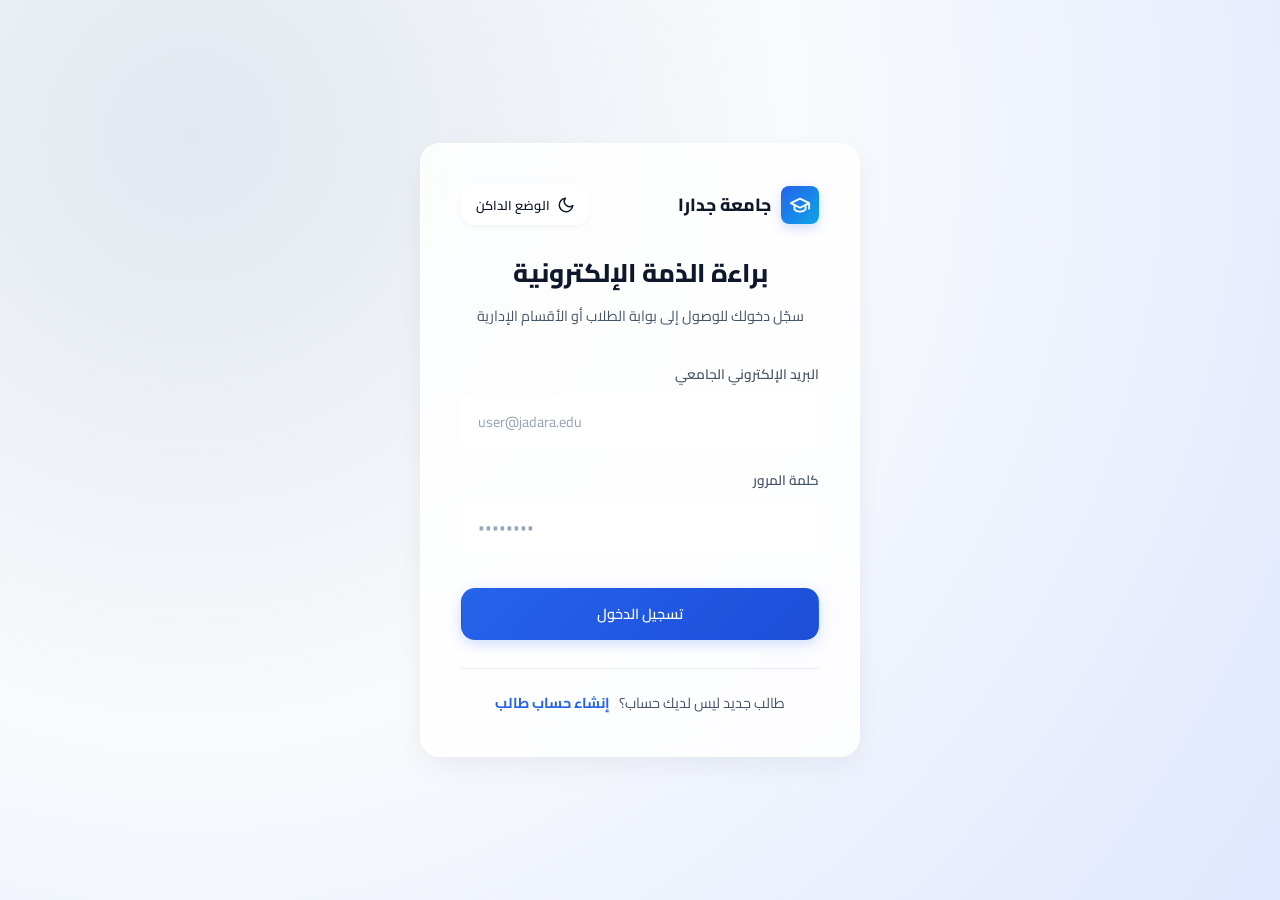
<file: frontend/index.html>
<!DOCTYPE html>
<html lang="ar" dir="rtl">
<head>
    <meta charset="UTF-8">
    <meta name="viewport" content="width=device-width, initial-scale=1.0">
    <title>تسجيل الدخول — نظام براءة الذمة المركزية | جامعة جدارا</title>
    <link rel="stylesheet" href="css/style.css">
    <script src="js/theme.js"></script>
</head>
<body>
    <div class="auth-wrapper">
        <div class="auth-card">
            <div style="display: flex; justify-content: space-between; align-items: center; margin-bottom: 1.5rem;">
                <div style="display: flex; align-items: center; gap: 0.65rem;">
                    <div class="brand-icon">
                        <svg width="22" height="22" viewBox="0 0 24 24" fill="none" stroke="currentColor" stroke-width="2" stroke-linecap="round" stroke-linejoin="round">
                            <path d="M22 10v6M2 10l10-5 10 5-10 5z"></path>
                            <path d="M6 12v5c3 3 9 3 12 0v-5"></path>
                        </svg>
                    </div>
                    <span style="font-weight: 800; font-size: 1.1rem; color: var(--text-main);">جامعة جدارا</span>
                </div>
                <button type="button" class="theme-toggle-btn" onclick="window.toggleTheme()">
                    <!-- Updated by theme.js -->
                </button>
            </div>

            <div class="auth-header">
                <h1 class="auth-title">براءة الذمة الإلكترونية</h1>
                <p class="auth-subtitle">سجّل دخولك للوصول إلى بوابة الطلاب أو الأقسام الإدارية</p>
            </div>

            <div id="loginAlert" style="display: none; padding: 0.85rem; border-radius: var(--radius-sm); margin-bottom: 1.25rem; font-size: 0.88rem; font-weight: 600;" class="badge-danger"></div>

            <form id="loginForm" action="javascript:void(0);" onsubmit="return false;" novalidate>
                <div class="form-group">
                    <label for="email">البريد الإلكتروني الجامعي</label>
                    <input type="email" id="email" class="form-control" placeholder="user@jadara.edu" required autocomplete="email" style="direction: ltr; text-align: left;">
                    <div class="invalid-feedback" style="display: none; color: var(--danger-text); font-size: 0.8rem; margin-top: 0.25rem;">يرجى إدخال بريد إلكتروني صحيح.</div>
                </div>

                <div class="form-group">
                    <label for="password">كلمة المرور</label>
                    <input type="password" id="password" class="form-control" placeholder="••••••••" required autocomplete="current-password" style="direction: ltr; text-align: left;">
                    <div class="invalid-feedback" style="display: none; color: var(--danger-text); font-size: 0.8rem; margin-top: 0.25rem;">كلمة المرور مطلوبة.</div>
                </div>

                <button type="submit" id="loginSubmitBtn" class="btn btn-primary" style="width: 100%; margin-top: 1rem;">
                    تسجيل الدخول
                </button>
            </form>

            <div style="text-align: center; margin-top: 1.75rem; font-size: 0.9rem; border-top: 1px solid var(--glass-border-subtle); padding-top: 1.25rem;">
                <span style="color: var(--text-muted);">طالب جديد ليس لديك حساب؟</span>
                <a href="register.html" style="color: var(--primary); font-weight: 700; text-decoration: none; margin-right: 0.35rem;">
                    إنشاء حساب طالب
                </a>
            </div>
        </div>
    </div>

    <!-- Scripts -->
    <script src="js/config.js"></script>
    <script src="js/api.js"></script>
    <script src="js/guard.js"></script>
    <script src="js/auth.js"></script>
</body>
</html>
</file>
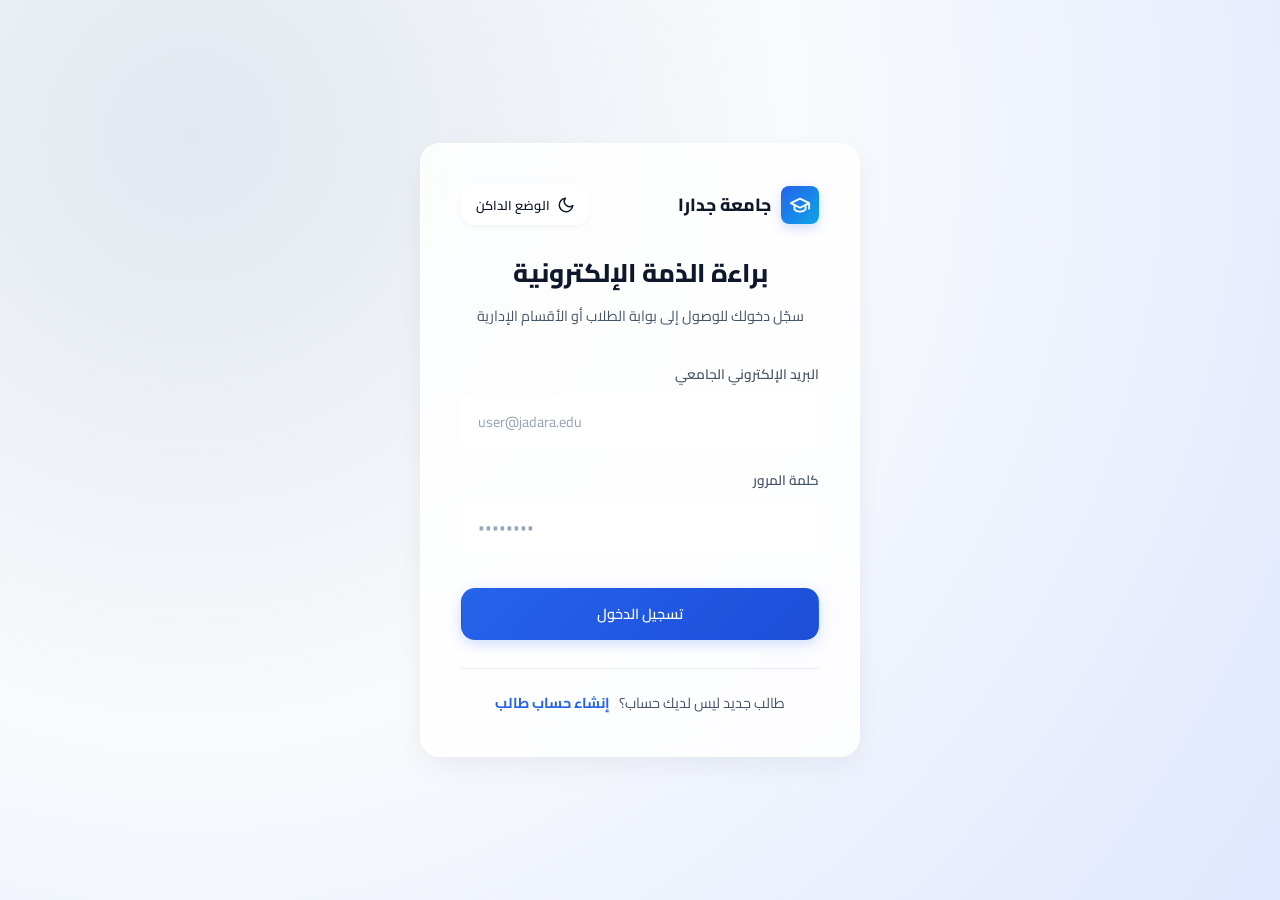
<file: frontend/admin-audit.html>
<!DOCTYPE html>
<html lang="ar" dir="rtl">
<head>
    <meta charset="UTF-8">
    <meta name="viewport" content="width=device-width, initial-scale=1.0">
    <title>لوحة التحكم والرقابة — نظام براءة الذمة | جامعة جدارا</title>
    <link rel="stylesheet" href="css/style.css">
    <script src="js/theme.js"></script>
</head>
<body>
    <!-- Navbar -->
    <header class="navbar">
        <a href="admin-audit.html" class="navbar-brand">
            <div class="brand-icon">
                <svg width="22" height="22" viewBox="0 0 24 24" fill="none" stroke="currentColor" stroke-width="2" stroke-linecap="round" stroke-linejoin="round">
                    <path d="M12 22s8-4 8-10V5l-8-3-8 3v7c0 6 8 10 8 10z"></path>
                </svg>
            </div>
            <span>لوحة الرقابة والتدقيق الأمني — جامعة جدارا</span>
        </a>
        
        <div class="user-info-bar">
            <button type="button" class="theme-toggle-btn" onclick="window.toggleTheme()">
                <!-- Populated by theme.js -->
            </button>
            <div class="user-details">
                <span class="user-name" id="userName">جاري التحميل...</span>
                <span class="user-role" id="userRole">مسؤول النظام (Admin)</span>
            </div>
            <button id="logoutBtn" class="btn btn-outline" style="padding: 0.45rem 0.9rem; font-size: 0.85rem;">
                تسجيل الخروج
            </button>
        </div>
    </header>

    <!-- Layout -->
    <div class="app-layout">
        <!-- Sidebar Navigation -->
        <aside class="sidebar">
            <ul class="nav-list">
                <li>
                    <a class="nav-link active" href="admin-audit.html">
                        <svg width="18" height="18" viewBox="0 0 24 24" fill="none" stroke="currentColor" stroke-width="2" stroke-linecap="round" stroke-linejoin="round">
                            <line x1="18" y1="20" x2="18" y2="10"></line>
                            <line x1="12" y1="20" x2="12" y2="4"></line>
                            <line x1="6" y1="20" x2="6" y2="14"></line>
                        </svg>
                        سجلات التدقيق (Audit Logs)
                    </a>
                </li>
                <li>
                    <a class="nav-link" href="officer-dashboard.html">
                        <svg width="18" height="18" viewBox="0 0 24 24" fill="none" stroke="currentColor" stroke-width="2" stroke-linecap="round" stroke-linejoin="round">
                            <path d="M17 21v-2a4 4 0 0 0-4-4H5a4 4 0 0 0-4 4v2"></path>
                            <circle cx="9" cy="7" r="4"></circle>
                            <path d="M23 21v-2a4 4 0 0 0-3-3.87"></path>
                            <path d="M16 3.13a4 4 0 0 1 0 7.75"></path>
                        </svg>
                        لوحة موظفي الأقسام
                    </a>
                </li>
                <li>
                    <a class="nav-link" href="student-dashboard.html">
                        <svg width="18" height="18" viewBox="0 0 24 24" fill="none" stroke="currentColor" stroke-width="2" stroke-linecap="round" stroke-linejoin="round">
                            <path d="M22 10v6M2 10l10-5 10 5-10 5z"></path>
                            <path d="M6 12v5c3 3 9 3 12 0v-5"></path>
                        </svg>
                        معاينة بوابة الطلبة
                    </a>
                </li>
            </ul>
        </aside>

        <!-- Main Content -->
        <main class="main-content">
            <div style="display: flex; justify-content: space-between; align-items: center; margin-bottom: 1.75rem; flex-wrap: wrap; gap: 1rem;">
                <div>
                    <h1 style="font-size: 1.85rem; font-weight: 800; color: var(--text-main); margin-bottom: 0.35rem;">
                        سجلات التدقيق والنشاطات الأمنية
                    </h1>
                    <p style="color: var(--text-muted); font-size: 0.95rem;">
                        رصد كافة العمليات الحساسة (إنشاء الطلبات، اعتمادات الأقسام، الرفض، وتعديل الغرامات) بصورة غير قابلة للتعديل
                    </p>
                </div>
            </div>

            <!-- KPI Metric Cards -->
            <div style="display: grid; grid-template-columns: repeat(auto-fit, minmax(220px, 1fr)); gap: 1.25rem; margin-bottom: 1.75rem;">
                <div class="card" style="margin-bottom: 0;">
                    <div class="card-subtitle" style="margin-bottom: 0.45rem;">الطلبات النشطة في النظام</div>
                    <div style="font-size: 1.6rem; font-weight: 800; color: var(--text-main);" id="kpiActiveRequests">مباشر</div>
                </div>
                <div class="card" style="margin-bottom: 0;">
                    <div class="card-subtitle" style="margin-bottom: 0.45rem;">حالة الأمان والحماية (OWASP)</div>
                    <div style="font-size: 1.2rem; font-weight: 800; color: var(--success-text);">✓ مؤمن ومشفر</div>
                </div>
                <div class="card" style="margin-bottom: 0;">
                    <div class="card-subtitle" style="margin-bottom: 0.45rem;">التحكم بالمعدل (Rate Limiting)</div>
                    <div style="font-size: 1.2rem; font-weight: 800; color: var(--primary);">مفعّل (15 req/min)</div>
                </div>
            </div>

            <!-- Audit Filter Form -->
            <div class="card">
                <div class="card-title" style="margin-bottom: 1.25rem;">تصفية وبحث السجلات</div>
                <form id="filterForm" action="javascript:void(0);" onsubmit="return false;" style="display: grid; grid-template-columns: repeat(auto-fit, minmax(180px, 1fr)); gap: 1rem; align-items: flex-end;">
                    <div class="form-group" style="margin-bottom: 0;">
                        <label for="requestIdFilter">رقم المعاملة (Request ID)</label>
                        <input type="number" id="requestIdFilter" class="form-control" placeholder="مثال: 1">
                    </div>
                    <div class="form-group" style="margin-bottom: 0;">
                        <label for="userIdFilter">رقم المنفذ (User ID)</label>
                        <input type="number" id="userIdFilter" class="form-control" placeholder="مثال: 2">
                    </div>
                    <div class="form-group" style="margin-bottom: 0;">
                        <label for="fromDateFilter">من تاريخ</label>
                        <input type="date" id="fromDateFilter" class="form-control">
                    </div>
                    <div class="form-group" style="margin-bottom: 0;">
                        <label for="toDateFilter">إلى تاريخ</label>
                        <input type="date" id="toDateFilter" class="form-control">
                    </div>
                    <div style="display: flex; gap: 0.5rem;">
                        <button type="submit" class="btn btn-primary" style="flex: 1;">تطبيق</button>
                        <button type="button" id="resetFiltersBtn" class="btn btn-outline">إلغاء</button>
                    </div>
                </form>
            </div>

            <!-- Audit Data Table -->
            <div class="card">
                <div class="card-header">
                    <div class="card-title">سجل العمليات التاريخية</div>
                    <button type="button" id="exportLogsBtn" class="btn btn-outline" style="padding: 0.4rem 0.85rem; font-size: 0.82rem;">
                        📥 تصدير السجلات (CSV / Excel)
                    </button>
                </div>

                <div class="table-wrapper">
                    <table class="data-table">
                        <thead>
                            <tr>
                                <th>التوقيت (UTC)</th>
                                <th>نوع العملية</th>
                                <th>بيان العملية</th>
                                <th>المنفّذ</th>
                                <th>رقم المعاملة</th>
                            </tr>
                        </thead>
                        <tbody id="auditTableBody">
                            <!-- Populated dynamically by admin.js -->
                        </tbody>
                    </table>
                </div>

                <div id="emptyState" style="display: none; text-align: center; padding: 3rem 1rem;">
                    <h3 style="color: var(--text-muted); font-size: 1.1rem; font-weight: 600;">لم يتم العثور على سجلات مطابقة</h3>
                    <p style="color: var(--text-subtle); font-size: 0.85rem; margin-top: 0.25rem;">جرّب تعديل خيارات التصفية أو إعادتها للوضع الافتراضي.</p>
                </div>

                <!-- Pagination -->
                <div style="display: flex; justify-content: space-between; align-items: center; margin-top: 1.5rem; padding-top: 1rem; border-top: 1px solid var(--glass-border-subtle);">
                    <div id="pageIndicator" style="font-size: 0.85rem; font-weight: 700; color: var(--text-muted);">صفحة 1</div>
                    <div style="display: flex; gap: 0.5rem;">
                        <button id="prevPageBtn" class="btn btn-outline" style="padding: 0.45rem 0.85rem; font-size: 0.85rem;" disabled>السابق</button>
                        <button id="nextPageBtn" class="btn btn-outline" style="padding: 0.45rem 0.85rem; font-size: 0.85rem;">التالي</button>
                    </div>
                </div>
            </div>
        </main>
    </div>

    <!-- Animated Status Matrix Bar -->
    <footer class="animated-matrix-bar">
        <div class="dot-matrix-container">
            <span class="engine-status-text">نظام الرقابة والتدقيق الأمني متصل</span>
            <div class="matrix-dot"></div>
            <div class="matrix-dot"></div>
            <div class="matrix-dot"></div>
            <div class="matrix-dot"></div>
        </div>
        <div style="font-size: 0.78rem; color: var(--text-subtle);">
            جامعة جدارا © 2026 — التدقيق والامتثال الإداري
        </div>
    </footer>

    <!-- Scripts -->
    <script src="js/config.js"></script>
    <script src="js/api.js"></script>
    <script src="js/guard.js"></script>
    <script src="js/admin.js"></script>
</body>
</html>
</file>
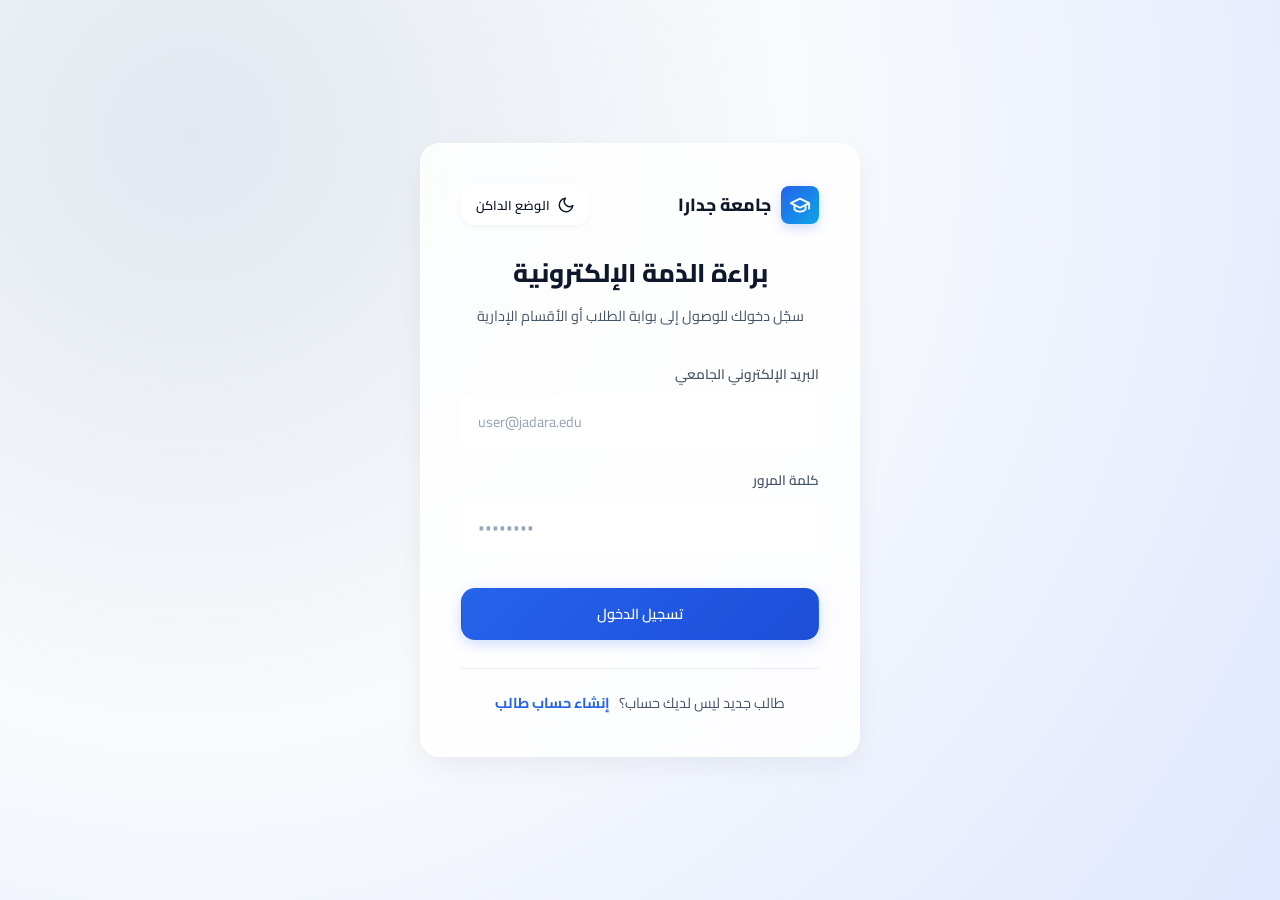
<file: frontend/officer-dashboard.html>
<!DOCTYPE html>
<html lang="ar" dir="rtl">
<head>
    <meta charset="UTF-8">
    <meta name="viewport" content="width=device-width, initial-scale=1.0">
    <title>لوحة ضابط القسم — نظام براءة الذمة | جامعة جدارا</title>
    <link rel="stylesheet" href="css/style.css">
    <script src="js/theme.js"></script>
</head>
<body>
    <!-- Navbar -->
    <header class="navbar">
        <a href="officer-dashboard.html" class="navbar-brand">
            <div class="brand-icon">
                <svg width="22" height="22" viewBox="0 0 24 24" fill="none" stroke="currentColor" stroke-width="2" stroke-linecap="round" stroke-linejoin="round">
                    <path d="M12 22s8-4 8-10V5l-8-3-8 3v7c0 6 8 10 8 10z"></path>
                </svg>
            </div>
            <span>بوابة موظفي الأقسام — براءة الذمة</span>
        </a>
        
        <div class="user-info-bar">
            <button type="button" class="theme-toggle-btn" onclick="window.toggleTheme()">
                <!-- Populated by theme.js -->
            </button>
            <div class="user-details">
                <span class="user-name" id="userName">جاري التحميل...</span>
                <span class="user-role" id="userRole">ضابط اعتماد القسم</span>
            </div>
            <button id="logoutBtn" class="btn btn-outline" style="padding: 0.45rem 0.9rem; font-size: 0.85rem;">
                تسجيل الخروج
            </button>
        </div>
    </header>

    <!-- Main Content -->
    <main style="max-width: 1150px; margin: 2rem auto; padding: 0 1.5rem; flex: 1; width: 100%;">
        <div style="display: flex; justify-content: space-between; align-items: center; margin-bottom: 1.75rem; flex-wrap: wrap; gap: 1rem;">
            <div>
                <h1 style="font-size: 1.85rem; font-weight: 800; color: var(--text-main); margin-bottom: 0.35rem;">
                    طلبات براءة الذمة المعلقة للقسم
                </h1>
                <p style="color: var(--text-muted); font-size: 0.95rem;">
                    تدقيق سجلات الطلبة، اعتماد براءة الذمة، أو تحديد أسباب الرفض والغرامات المستحقة
                </p>
            </div>
            <button id="refreshBtn" class="btn btn-outline">
                <svg width="18" height="18" viewBox="0 0 24 24" fill="none" stroke="currentColor" stroke-width="2" stroke-linecap="round" stroke-linejoin="round">
                    <path d="M21.5 2v6h-6M21.34 15.57a10 10 0 1 1-.57-8.38l5.67-5.67"></path>
                </svg>
                تحديث قائمة الطلبات
            </button>
        </div>

        <div class="card">
            <div class="table-wrapper">
                <table class="data-table">
                    <thead>
                        <tr>
                            <th>اسم الطالب</th>
                            <th>الرقم الجامعي</th>
                            <th>رقم المعاملة</th>
                            <th>حالة الاعتماد</th>
                            <th>الإجراء والقرار</th>
                        </tr>
                    </thead>
                    <tbody id="pendingTableBody">
                        <!-- Populated dynamically by officer.js -->
                    </tbody>
                </table>
            </div>

            <div id="emptyState" style="display: none; text-align: center; padding: 3.5rem 1rem;">
                <div style="width: 50px; height: 50px; border-radius: 50%; background: var(--success-bg); color: var(--success-text); display: flex; align-items: center; justify-content: center; margin: 0 auto 1rem; font-size: 1.5rem;">
                    ✓
                </div>
                <h3 style="color: var(--text-main); font-size: 1.2rem; font-weight: 700; margin-bottom: 0.35rem;">
                    لا توجد طلبات معلقة حالياً
                </h3>
                <p style="color: var(--text-muted); font-size: 0.9rem;">
                    تمت معالجة واعتماد جميع طلبات الطلبة الواردة لقسمكم بنجاح.
                </p>
            </div>
        </div>
    </main>

    <!-- Modern Glassmorphic Review Modal -->
    <div id="reviewModal" class="modal-backdrop">
        <div class="modal">
            <div style="display: flex; justify-content: space-between; align-items: center; margin-bottom: 1.25rem; border-bottom: 1px solid var(--glass-border-subtle); padding-bottom: 0.75rem;">
                <h3 style="font-size: 1.2rem; font-weight: 800; color: var(--text-main); margin: 0;">
                    اتخاذ القرار بطلب براءة الذمة
                </h3>
                <button id="modalCloseBtn" style="background: none; border: none; font-size: 1.5rem; color: var(--text-subtle); cursor: pointer;">&times;</button>
            </div>

            <div id="modalAlert" style="display: none; padding: 0.75rem; border-radius: var(--radius-sm); margin-bottom: 1rem; font-size: 0.85rem; font-weight: 600;" class="badge-danger"></div>

            <div style="margin-bottom: 1.25rem; background: var(--primary-surface); padding: 1rem; border-radius: var(--radius-md); border: 1px solid var(--glass-border-subtle);">
                <div style="font-size: 0.8rem; color: var(--text-muted); margin-bottom: 0.25rem;">بيانات الطالب صاحب الطلب</div>
                <div id="modalStudentName" style="font-weight: 800; font-size: 1.05rem; color: var(--primary);"></div>
                <div style="font-size: 0.85rem; color: var(--text-muted); margin-top: 0.25rem;">
                    الرقم الجامعي: <span id="modalUniversityId" style="font-weight: 700; color: var(--text-main); direction: ltr; display: inline-block;"></span>
                </div>
            </div>

            <form id="reviewForm" action="javascript:void(0);" onsubmit="return false;">
                <div class="form-group">
                    <label for="statusSelect">القرار الإداري</label>
                    <select id="statusSelect" class="form-control">
                        <option value="Approved">اعتماد براءة الذمة (موافق)</option>
                        <option value="Rejected">رفض الطلب (توجد التزامات أو متعلقات)</option>
                    </select>
                </div>

                <div id="rejectionReasonGroup" class="form-group" style="display: none;">
                    <label for="rejectionReason">سبب الرفض والبيان التوضيحي <span style="color: var(--danger-text);">*</span></label>
                    <textarea id="rejectionReason" class="form-control" rows="3" placeholder="وضّح سبب الرفض للطالب (مثال: كتب مستعارة لم تُعاد، رسوم دراسية متبقية)..."></textarea>
                </div>

                <div class="form-group">
                    <label for="fineAmount">قيمة الرسوم أو الغرامة إن وجدت (د.أ) <small style="color: var(--text-muted);">(للأقسام المالية والمحاسبة فقط)</small></label>
                    <input type="number" id="fineAmount" class="form-control" min="0" step="0.01" placeholder="0.00" style="direction: ltr; text-align: left;">
                </div>

                <div style="display: flex; justify-content: flex-end; gap: 0.75rem; margin-top: 1.5rem;">
                    <button type="button" id="modalCancelBtn" class="btn btn-outline">إلغاء</button>
                    <button type="submit" id="modalSubmitBtn" class="btn btn-primary">حفظ واعتماد القرار</button>
                </div>
            </form>
        </div>
    </div>

    <!-- Animated Status Matrix Bar -->
    <footer class="animated-matrix-bar">
        <div class="dot-matrix-container">
            <span class="engine-status-text">نظام اعتماد الأقسام متصل وآمن</span>
            <div class="matrix-dot"></div>
            <div class="matrix-dot"></div>
            <div class="matrix-dot"></div>
            <div class="matrix-dot"></div>
        </div>
        <div style="font-size: 0.78rem; color: var(--text-subtle);">
            جامعة جدارا © 2026 — نظام براءة الذمة المركزية
        </div>
    </footer>

    <!-- Scripts -->
    <script src="js/config.js"></script>
    <script src="js/api.js"></script>
    <script src="js/guard.js"></script>
    <script src="js/officer.js"></script>
</body>
</html>
</file>
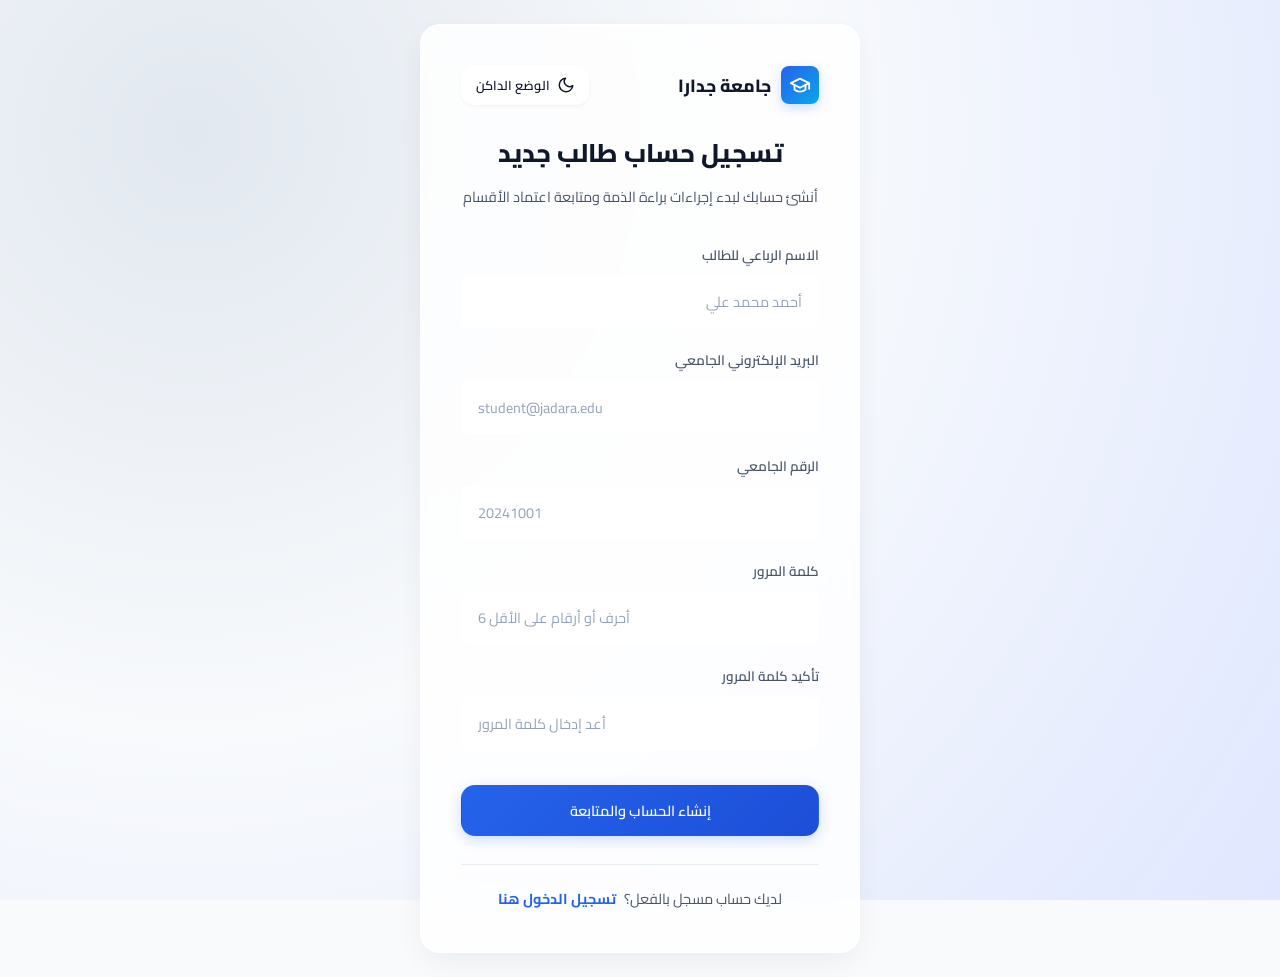
<file: frontend/register.html>
<!DOCTYPE html>
<html lang="ar" dir="rtl">
<head>
    <meta charset="UTF-8">
    <meta name="viewport" content="width=device-width, initial-scale=1.0">
    <title>إنشاء حساب طالب — نظام براءة الذمة المركزية | جامعة جدارا</title>
    <link rel="stylesheet" href="css/style.css">
    <script src="js/theme.js"></script>
</head>
<body>
    <div class="auth-wrapper">
        <div class="auth-card">
            <div style="display: flex; justify-content: space-between; align-items: center; margin-bottom: 1.5rem;">
                <div style="display: flex; align-items: center; gap: 0.65rem;">
                    <div class="brand-icon">
                        <svg width="22" height="22" viewBox="0 0 24 24" fill="none" stroke="currentColor" stroke-width="2" stroke-linecap="round" stroke-linejoin="round">
                            <path d="M22 10v6M2 10l10-5 10 5-10 5z"></path>
                            <path d="M6 12v5c3 3 9 3 12 0v-5"></path>
                        </svg>
                    </div>
                    <span style="font-weight: 800; font-size: 1.1rem; color: var(--text-main);">جامعة جدارا</span>
                </div>
                <button type="button" class="theme-toggle-btn" onclick="window.toggleTheme()">
                    <!-- Updated by theme.js -->
                </button>
            </div>

            <div class="auth-header">
                <h1 class="auth-title">تسجيل حساب طالب جديد</h1>
                <p class="auth-subtitle">أنشئ حسابك لبدء إجراءات براءة الذمة ومتابعة اعتماد الأقسام</p>
            </div>

            <div id="registerAlert" style="display: none; padding: 0.85rem; border-radius: var(--radius-sm); margin-bottom: 1.25rem; font-size: 0.88rem; font-weight: 600;" class="badge-danger"></div>

            <form id="registerForm" action="javascript:void(0);" onsubmit="return false;" novalidate>
                <div class="form-group">
                    <label for="fullName">الاسم الرباعي للطالب</label>
                    <input type="text" id="fullName" class="form-control" placeholder="أحمد محمد علي" required>
                    <div class="invalid-feedback" style="display: none; color: var(--danger-text); font-size: 0.8rem; margin-top: 0.25rem;">الاسم الرباعي مطلوب.</div>
                </div>

                <div class="form-group">
                    <label for="email">البريد الإلكتروني الجامعي</label>
                    <input type="email" id="email" class="form-control" placeholder="student@jadara.edu" required autocomplete="email" style="direction: ltr; text-align: left;">
                    <div class="invalid-feedback" style="display: none; color: var(--danger-text); font-size: 0.8rem; margin-top: 0.25rem;">يرجى إدخال بريد إلكتروني صحيح.</div>
                </div>

                <div class="form-group">
                    <label for="universityId">الرقم الجامعي</label>
                    <input type="text" id="universityId" class="form-control" placeholder="20241001" required style="direction: ltr; text-align: left;">
                    <div class="invalid-feedback" style="display: none; color: var(--danger-text); font-size: 0.8rem; margin-top: 0.25rem;">الرقم الجامعي مطلوب.</div>
                </div>

                <div class="form-group">
                    <label for="password">كلمة المرور</label>
                    <input type="password" id="password" class="form-control" placeholder="6 أحرف أو أرقام على الأقل" required autocomplete="new-password" style="direction: ltr; text-align: left;">
                    <div class="invalid-feedback" style="display: none; color: var(--danger-text); font-size: 0.8rem; margin-top: 0.25rem;">كلمة المرور يجب ألا تقل عن 6 خانات.</div>
                </div>

                <div class="form-group">
                    <label for="confirmPassword">تأكيد كلمة المرور</label>
                    <input type="password" id="confirmPassword" class="form-control" placeholder="أعد إدخال كلمة المرور" required autocomplete="new-password" style="direction: ltr; text-align: left;">
                    <div class="invalid-feedback" style="display: none; color: var(--danger-text); font-size: 0.8rem; margin-top: 0.25rem;">كلمتا المرور غير متطابقتين.</div>
                </div>

                <button type="submit" id="registerSubmitBtn" class="btn btn-primary" style="width: 100%; margin-top: 1rem;">
                    إنشاء الحساب والمتابعة
                </button>
            </form>

            <div style="text-align: center; margin-top: 1.75rem; font-size: 0.9rem; border-top: 1px solid var(--glass-border-subtle); padding-top: 1.25rem;">
                <span style="color: var(--text-muted);">لديك حساب مسجل بالفعل؟</span>
                <a href="index.html" style="color: var(--primary); font-weight: 700; text-decoration: none; margin-right: 0.35rem;">
                    تسجيل الدخول هنا
                </a>
            </div>
        </div>
    </div>

    <!-- Scripts -->
    <script src="js/config.js"></script>
    <script src="js/api.js"></script>
    <script src="js/guard.js"></script>
    <script src="js/auth.js"></script>
</body>
</html>
</file>
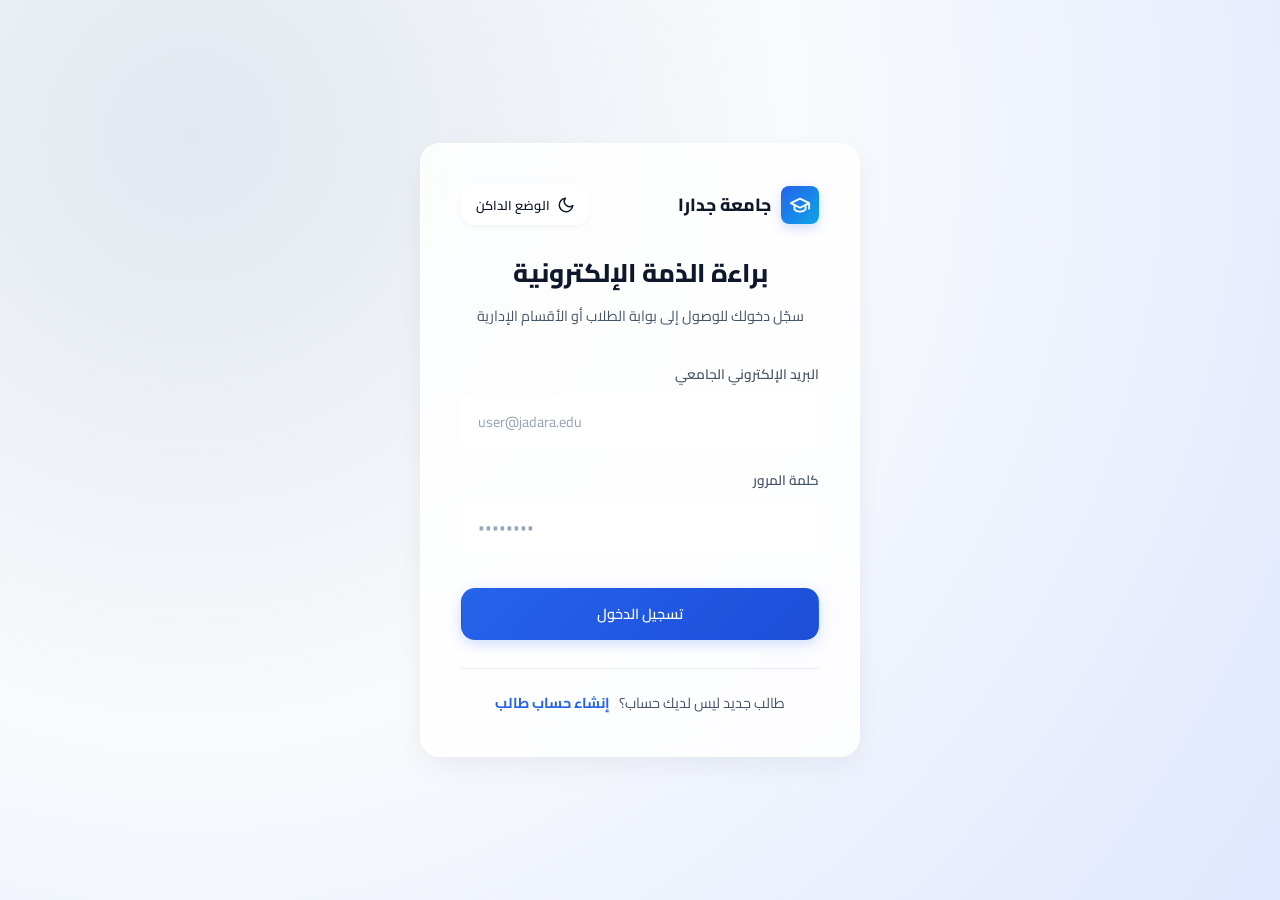
<file: frontend/student-dashboard.html>
<!DOCTYPE html>
<html lang="ar" dir="rtl">
<head>
    <meta charset="UTF-8">
    <meta name="viewport" content="width=device-width, initial-scale=1.0">
    <title>لوحة متابعة براءة الذمة — جامعة جدارا</title>
    <link rel="stylesheet" href="css/style.css">
    <script src="js/theme.js"></script>
</head>
<body>

    <!-- Modern Glassmorphic Navbar -->
    <header class="navbar">
        <a href="student-dashboard.html" class="navbar-brand">
            <div class="brand-icon">
                <svg width="22" height="22" viewBox="0 0 24 24" fill="none" stroke="currentColor" stroke-width="2" stroke-linecap="round" stroke-linejoin="round">
                    <path d="M22 10v6M2 10l10-5 10 5-10 5z"></path>
                    <path d="M6 12v5c3 3 9 3 12 0v-5"></path>
                </svg>
            </div>
            <span>بوابة براءة الذمة — جامعة جدارا</span>
        </a>
        
        <div class="user-info-bar">
            <button type="button" class="theme-toggle-btn" onclick="window.toggleTheme()">
                <!-- Populated by theme.js -->
            </button>
            <div class="user-details">
                <span class="user-name" id="userName">جاري التحميل...</span>
                <span class="user-role" id="userRole">طالب جامعي</span>
            </div>
            <button id="logoutBtn" class="btn btn-outline" style="padding: 0.45rem 0.9rem; font-size: 0.85rem;">
                تسجيل الخروج
            </button>
        </div>
    </header>

    <!-- Main Application Container -->
    <main style="max-width: 1100px; margin: 2rem auto; padding: 0 1.5rem; flex: 1; width: 100%;">
        
        <!-- Header Actions -->
        <div style="display: flex; justify-content: space-between; align-items: center; margin-bottom: 1.75rem; flex-wrap: wrap; gap: 1rem;">
            <div>
                <h1 style="font-size: 1.85rem; font-weight: 800; color: var(--text-main); margin-bottom: 0.35rem;">
                    متابعة طلب براءة الذمة
                </h1>
                <p style="color: var(--text-muted); font-size: 0.95rem;">
                    استعراض الاعتمادات الإدارية والمالية والأكاديمية الفورية لإتمام التخرج
                </p>
            </div>
            <button id="refreshBtn" class="btn btn-outline">
                <svg width="18" height="18" viewBox="0 0 24 24" fill="none" stroke="currentColor" stroke-width="2" stroke-linecap="round" stroke-linejoin="round">
                    <path d="M21.5 2v6h-6M21.34 15.57a10 10 0 1 1-.57-8.38l5.67-5.67"></path>
                </svg>
                تحديث الحالة
            </button>
        </div>

        <!-- Metrics & Summary Cards -->
        <div style="display: grid; grid-template-columns: repeat(auto-fit, minmax(240px, 1fr)); gap: 1.25rem; margin-bottom: 1.75rem;">
            <div class="card" style="margin-bottom: 0;">
                <div class="card-subtitle" style="margin-bottom: 0.45rem;">الحالة العامة لطلب براءة الذمة</div>
                <div style="font-size: 1.5rem; font-weight: 800; color: var(--text-main);" id="overallStatusText">--</div>
            </div>
            <div class="card" style="margin-bottom: 0;">
                <div class="card-subtitle" style="margin-bottom: 0.45rem;">الأقسام المكتملة والمعتمدة</div>
                <div style="font-size: 1.5rem; font-weight: 800; color: var(--primary);" id="completedDeptsCount">0 / 4</div>
            </div>
            <div class="card" style="margin-bottom: 0;">
                <div class="card-subtitle" style="margin-bottom: 0.45rem;">شهادة التخرج الإلكترونية المعتمدة</div>
                <div id="certificateContainer" style="margin-top: 0.25rem;">
                    <span class="badge badge-warning">قيد المراجعة</span>
                </div>
            </div>
        </div>

        <!-- Progress Bar Card -->
        <div class="card" style="margin-bottom: 1.75rem;">
            <div style="display: flex; justify-content: space-between; align-items: center; margin-bottom: 0.65rem; font-weight: 700; font-size: 0.9rem;">
                <span style="color: var(--text-main);">نسبة اكتمال إجراءات براءة الذمة</span>
                <span id="progressPercentage" style="color: var(--primary);">0%</span>
            </div>
            <div style="background: var(--glass-border-subtle); height: 10px; border-radius: 999px; overflow: hidden;">
                <div id="progressBarFill" style="background: linear-gradient(90deg, var(--primary) 0%, var(--secondary) 100%); height: 100%; width: 0%; border-radius: 999px; transition: width 0.6s cubic-bezier(0.4, 0, 0.2, 1);"></div>
            </div>
        </div>

        <!-- Dynamic Departmental Clearance Content -->
        <div id="dashboardContent">
            <div class="card" style="text-align: center; padding: 3.5rem 1.5rem;">
                <div style="width: 38px; height: 38px; border: 3px solid var(--glass-border); border-top-color: var(--primary); border-radius: 50%; margin: 0 auto 1.25rem; animation: spin 0.8s linear infinite;"></div>
                <p style="color: var(--text-muted); font-size: 0.95rem;">جاري جلب تفاصيل طلب براءة الذمة واعتمادات الأقسام...</p>
            </div>
        </div>

        <!-- Official Digital Certificate Modal -->
        <div id="certificateModal" class="modal-backdrop">
            <div class="modal" style="max-width: 720px; width: 95%;">
                <div class="certificate-frame">
                    <div class="certificate-header">
                        <div style="text-align: right;">
                            <div style="font-weight: 800; font-size: 1.25rem; color: #1e3a8a;">المملكة الأردنية الهاشمية</div>
                            <div style="font-weight: 700; font-size: 1.1rem; color: #1e40af;">جامعة جدارا — عمادة القبول والتسجيل</div>
                            <div style="font-size: 0.85rem; color: #64748b;">نظام براءة الذمة والخدمات المركزية الموحد</div>
                        </div>
                        <div class="certificate-seal">✓</div>
                        <div style="text-align: left; direction: ltr;">
                            <div style="font-weight: 800; font-size: 1.1rem; color: #1e3a8a;">Jadara University</div>
                            <div style="font-size: 0.8rem; color: #64748b;">Official Clearance Certificate</div>
                        </div>
                    </div>

                    <h2 style="font-size: 1.8rem; font-weight: 900; color: #1e3a8a; margin-bottom: 0.5rem;">
                        شهادة براءة ذمة إلكترونية رسمية
                    </h2>
                    <p style="font-size: 0.95rem; color: #475569; margin-bottom: 2rem;">
                        تشهد جامعة جدارا بأن الطالب المذكورة بياناته أدناه قد أتم بنجاح كافة متطلبات براءة الذمة لدى جميع الدوائر والأقسام المعنية:
                    </p>

                    <div style="background: #f8fafc; border: 1px solid #e2e8f0; border-radius: var(--radius-md); padding: 1.5rem; margin-bottom: 1.75rem; text-align: right;">
                        <div style="display: grid; grid-template-columns: 1fr 1fr; gap: 1rem;">
                            <div>
                                <span style="color: #64748b; font-size: 0.85rem;">اسم الطالب:</span>
                                <div style="font-weight: 800; font-size: 1.1rem; color: #0f172a;" id="certStudentName">--</div>
                            </div>
                            <div>
                                <span style="color: #64748b; font-size: 0.85rem;">الرقم الجامعي:</span>
                                <div style="font-weight: 800; font-size: 1.1rem; color: #1e40af; direction: ltr; text-align: right;" id="certStudentId">--</div>
                            </div>
                            <div>
                                <span style="color: #64748b; font-size: 0.85rem;">تاريخ الاعتماد النهائي:</span>
                                <div style="font-weight: 700; font-size: 0.95rem; color: #0f172a;" id="certCompletionDate">--</div>
                            </div>
                            <div>
                                <span style="color: #64748b; font-size: 0.85rem;">رقم المعاملة:</span>
                                <div style="font-weight: 700; font-size: 0.95rem; color: #0f172a;" id="certRequestId">--</div>
                            </div>
                        </div>
                    </div>

                    <div style="border-top: 1px dashed #cbd5e1; padding-top: 1.25rem; margin-bottom: 1.5rem;">
                        <div style="font-size: 0.8rem; color: #64748b; margin-bottom: 0.35rem;">
                            رمز التحقق المشفر والختم الرقمي (Cryptographic SHA-256 Digital Seal):
                        </div>
                        <div style="font-family: monospace; font-size: 0.78rem; background: #e2e8f0; padding: 0.5rem; border-radius: 4px; direction: ltr; word-break: break-all; color: #0f172a;" id="certHashVal">
                            --
                        </div>
                    </div>

                    <div class="no-print" style="display: flex; justify-content: center; gap: 1rem; margin-top: 1.5rem;">
                        <button type="button" class="btn btn-primary" onclick="window.print()">
                            🖨️ طباعة الشهادة / حفظ كـ PDF
                        </button>
                        <button type="button" class="btn btn-outline" onclick="closeCertificateModal()">
                            إغلاق
                        </button>
                    </div>
                </div>
            </div>
        </div>

    </main>

    <!-- Animated Status Matrix Bar -->
    <footer class="animated-matrix-bar">
        <div class="dot-matrix-container">
            <span class="engine-status-text">نظام براءة الذمة المركزية متصل ومشفر</span>
            <div class="matrix-dot"></div>
            <div class="matrix-dot"></div>
            <div class="matrix-dot"></div>
            <div class="matrix-dot"></div>
        </div>
        <div style="font-size: 0.78rem; color: var(--text-subtle);">
            جامعة جدارا © 2026 — الإدارة الأكاديمية والتحول الرقمي
        </div>
    </footer>

    <!-- Spin Keyframes -->
    <style>
        @keyframes spin { to { transform: rotate(360deg); } }
    </style>

    <!-- Scripts -->
    <script src="js/config.js"></script>
    <script src="js/api.js"></script>
    <script src="js/guard.js"></script>
    <script src="js/student.js"></script>
</body>
</html>
</file>
<file: frontend/css/style.css>
/* ==========================================================================
   JADARA CLEARANCE SYSTEM — ENTERPRISE DESIGN SYSTEM (نظام براءة الذمة المركزية)
   Version: 3.0.0 (Production-Ready, Soft Glassmorphism, Dark/Light Mode)
   ========================================================================== */

/* 1. TYPOGRAPHY & EXTERNAL FONTS */
@import url('https://fonts.googleapis.com/css2?family=Cairo:wght@400;500;600;700;800&family=Inter:wght@400;500;600;700&display=swap');

/* 2. DESIGN TOKENS & THEMING (CSS VARIABLES) */
:root {
    /* Color Palette - Light Mode */
    --primary: #2563eb;
    --primary-hover: #1d4ed8;
    --primary-glow: rgba(37, 99, 235, 0.22);
    --primary-surface: rgba(37, 99, 235, 0.06);
    
    --secondary: #0ea5e9;
    --secondary-hover: #0284c7;

    /* Neutrals & Surfaces */
    --bg-base: #f8fafc;
    --bg-gradient: radial-gradient(circle at 15% 15%, #e2e8f0 0%, #f8fafc 45%, #e0e7ff 100%);
    --glass-bg: rgba(255, 255, 255, 0.78);
    --glass-card: rgba(255, 255, 255, 0.82);
    --glass-card-hover: rgba(255, 255, 255, 0.94);
    --glass-border: rgba(255, 255, 255, 0.95);
    --glass-border-subtle: rgba(203, 213, 225, 0.45);
    
    /* Typography Colors */
    --text-main: #0f172a;
    --text-muted: #475569;
    --text-subtle: #94a3b8;
    
    /* Semantic Badges & States */
    --success-bg: rgba(16, 185, 129, 0.12);
    --success-text: #059669;
    --success-border: rgba(16, 185, 129, 0.3);

    --danger-bg: rgba(239, 68, 68, 0.12);
    --danger-text: #dc2626;
    --danger-border: rgba(239, 68, 68, 0.3);

    --warning-bg: rgba(245, 158, 11, 0.12);
    --warning-text: #d97706;
    --warning-border: rgba(245, 158, 11, 0.3);

    /* Elevations & Shadows */
    --shadow-sm: 0 2px 4px rgba(15, 23, 42, 0.04);
    --shadow-glass: 0 10px 30px -5px rgba(15, 23, 42, 0.07), 0 0 0 1px rgba(255, 255, 255, 0.6) inset;
    --shadow-lg: 0 20px 35px -10px rgba(15, 23, 42, 0.12);

    /* Dimensions */
    --radius-sm: 8px;
    --radius-md: 14px;
    --radius-lg: 20px;
    --sidebar-width: 270px;
    --glass-blur: blur(16px);
}

/* Dark Mode Tokens */
[data-theme="dark"] {
    --primary: #3b82f6;
    --primary-hover: #60a5fa;
    --primary-glow: rgba(59, 130, 246, 0.35);
    --primary-surface: rgba(59, 130, 246, 0.12);

    --secondary: #38bdf8;
    --secondary-hover: #7dd3fc;

    /* Dark Neutrals & Surfaces */
    --bg-base: #090d16;
    --bg-gradient: radial-gradient(circle at 10% 10%, #172554 0%, #090d16 50%, #030712 100%);
    --glass-bg: rgba(15, 23, 42, 0.82);
    --glass-card: rgba(17, 24, 39, 0.78);
    --glass-card-hover: rgba(30, 41, 59, 0.88);
    --glass-border: rgba(255, 255, 255, 0.12);
    --glass-border-subtle: rgba(255, 255, 255, 0.06);

    /* Dark Typography */
    --text-main: #f8fafc;
    --text-muted: #cbd5e1;
    --text-subtle: #64748b;

    /* Dark Semantic States */
    --success-bg: rgba(16, 185, 129, 0.18);
    --success-text: #34d399;
    --success-border: rgba(16, 185, 129, 0.35);

    --danger-bg: rgba(239, 68, 68, 0.18);
    --danger-text: #f87171;
    --danger-border: rgba(239, 68, 68, 0.35);

    --warning-bg: rgba(245, 158, 11, 0.18);
    --warning-text: #fbbf24;
    --warning-border: rgba(245, 158, 11, 0.35);

    /* Dark Shadows */
    --shadow-sm: 0 2px 4px rgba(0, 0, 0, 0.4);
    --shadow-glass: 0 12px 36px -4px rgba(0, 0, 0, 0.5), 0 0 0 1px rgba(255, 255, 255, 0.08) inset;
    --shadow-lg: 0 25px 45px -12px rgba(0, 0, 0, 0.7);
}

/* 3. BASE RESET & ACCESSIBILITY */
*, *::before, *::after {
    box-sizing: border-box;
    margin: 0;
    padding: 0;
}

html {
    font-size: 16px;
    scroll-behavior: smooth;
}

body {
    background: var(--bg-base);
    background-image: var(--bg-gradient);
    background-attachment: fixed;
    color: var(--text-main);
    font-family: 'Cairo', 'Inter', system-ui, -apple-system, sans-serif;
    min-height: 100vh;
    display: flex;
    flex-direction: column;
    direction: rtl; /* Arabic-first university system */
    text-align: right;
    -webkit-font-smoothing: antialiased;
    -moz-osx-font-smoothing: grayscale;
    transition: background-color 0.3s ease, color 0.3s ease;
}

/* Focus states for keyboard navigation */
a:focus-visible, button:focus-visible, input:focus-visible, select:focus-visible {
    outline: 2px solid var(--primary);
    outline-offset: 3px;
}

/* 4. MODERN GLASSMORPHIC NAVBAR */
.navbar {
    background: var(--glass-bg);
    backdrop-filter: var(--glass-blur);
    -webkit-backdrop-filter: var(--glass-blur);
    border-bottom: 1px solid var(--glass-border);
    padding: 0.85rem 2rem;
    display: flex;
    justify-content: space-between;
    align-items: center;
    position: sticky;
    top: 0;
    z-index: 50;
    box-shadow: var(--shadow-sm);
    transition: all 0.3s ease;
}

.navbar-brand {
    display: flex;
    align-items: center;
    gap: 0.75rem;
    font-weight: 800;
    font-size: 1.25rem;
    color: var(--text-main);
    text-decoration: none;
    transition: transform 0.2s ease;
}

.navbar-brand:hover {
    transform: translateY(-1px);
}

.brand-icon {
    width: 38px;
    height: 38px;
    background: linear-gradient(135deg, var(--primary) 0%, var(--secondary) 100%);
    border-radius: var(--radius-sm);
    display: flex;
    align-items: center;
    justify-content: center;
    color: #ffffff;
    box-shadow: 0 4px 12px var(--primary-glow);
}

.user-info-bar {
    display: flex;
    align-items: center;
    gap: 1.25rem;
}

.user-details {
    display: flex;
    flex-direction: column;
    align-items: flex-end;
}

.user-name {
    font-weight: 700;
    font-size: 0.9rem;
    color: var(--text-main);
}

.user-role {
    font-size: 0.75rem;
    color: var(--text-subtle);
    font-weight: 500;
}

/* Theme Toggle Button */
.theme-toggle-btn {
    background: var(--glass-card);
    border: 1px solid var(--glass-border);
    color: var(--text-main);
    padding: 0.45rem 0.85rem;
    border-radius: var(--radius-md);
    cursor: pointer;
    font-family: inherit;
    font-size: 0.8rem;
    font-weight: 600;
    display: inline-flex;
    align-items: center;
    gap: 0.45rem;
    transition: all 0.25s cubic-bezier(0.4, 0, 0.2, 1);
    box-shadow: var(--shadow-sm);
}

.theme-toggle-btn:hover {
    background: var(--primary-surface);
    border-color: var(--primary);
    transform: translateY(-1px);
}

/* 5. APPLICATION LAYOUT */
.app-layout {
    display: grid;
    grid-template-columns: var(--sidebar-width) 1fr;
    flex: 1;
    min-height: calc(100vh - 65px);
}

.sidebar {
    background: var(--glass-bg);
    backdrop-filter: var(--glass-blur);
    -webkit-backdrop-filter: var(--glass-blur);
    border-left: 1px solid var(--glass-border);
    padding: 1.75rem 1.25rem;
    display: flex;
    flex-direction: column;
    gap: 1.5rem;
}

.nav-list {
    list-style: none;
    display: flex;
    flex-direction: column;
    gap: 0.45rem;
}

.nav-link {
    display: flex;
    align-items: center;
    gap: 0.85rem;
    padding: 0.8rem 1.1rem;
    border-radius: var(--radius-md);
    color: var(--text-muted);
    text-decoration: none;
    font-weight: 600;
    font-size: 0.9rem;
    cursor: pointer;
    transition: all 0.25s cubic-bezier(0.4, 0, 0.2, 1);
    border: 1px solid transparent;
}

.nav-link:hover:not(.active) {
    background: var(--primary-surface);
    color: var(--primary);
    border-color: var(--glass-border-subtle);
    transform: translateX(-3px);
}

.nav-link.active {
    background: linear-gradient(135deg, var(--primary) 0%, var(--secondary) 100%);
    color: #ffffff;
    box-shadow: 0 4px 15px var(--primary-glow);
    border-color: transparent;
}

.main-content {
    padding: 2.25rem;
    overflow-y: auto;
}

/* 6. GLASSMORPHIC CARDS & SECTIONS */
.card {
    background: var(--glass-card);
    backdrop-filter: var(--glass-blur);
    -webkit-backdrop-filter: var(--glass-blur);
    border: 1px solid var(--glass-border);
    border-radius: var(--radius-lg);
    padding: 1.75rem;
    box-shadow: var(--shadow-glass);
    margin-bottom: 1.75rem;
    transition: all 0.3s cubic-bezier(0.4, 0, 0.2, 1);
}

.card:hover {
    box-shadow: var(--shadow-lg);
    border-color: rgba(255, 255, 255, 0.3);
}

.card-header {
    display: flex;
    justify-content: space-between;
    align-items: center;
    margin-bottom: 1.25rem;
    border-bottom: 1px solid var(--glass-border-subtle);
    padding-bottom: 0.85rem;
}

.card-title {
    font-size: 1.15rem;
    font-weight: 700;
    color: var(--text-main);
    display: flex;
    align-items: center;
    gap: 0.6rem;
}

.card-subtitle {
    font-size: 0.85rem;
    color: var(--text-muted);
}

/* 7. DATA TABLES & RESPONSIVE DATA CARDS */
.table-wrapper {
    width: 100%;
    overflow-x: auto;
    border-radius: var(--radius-md);
    border: 1px solid var(--glass-border-subtle);
}

table.data-table {
    width: 100%;
    border-collapse: separate;
    border-spacing: 0;
    text-align: right;
    font-size: 0.9rem;
}

table.data-table th {
    background: var(--primary-surface);
    color: var(--text-muted);
    font-weight: 700;
    padding: 1rem 1.25rem;
    border-bottom: 1px solid var(--glass-border);
    white-space: nowrap;
}

table.data-table td {
    padding: 1rem 1.25rem;
    border-bottom: 1px solid var(--glass-border-subtle);
    color: var(--text-main);
    transition: background 0.15s ease;
}

table.data-table tbody tr:last-child td {
    border-bottom: none;
}

table.data-table tbody tr:hover td {
    background: var(--primary-surface);
}

/* 8. FORM ELEMENTS & INTERACTION */
.form-group {
    display: flex;
    flex-direction: column;
    gap: 0.45rem;
    margin-bottom: 1.2rem;
}

.form-group label {
    font-size: 0.85rem;
    font-weight: 600;
    color: var(--text-muted);
}

.form-control {
    background: var(--glass-card);
    border: 1px solid var(--glass-border);
    border-radius: var(--radius-sm);
    padding: 0.75rem 1rem;
    font-size: 0.9rem;
    font-family: inherit;
    color: var(--text-main);
    outline: none;
    transition: all 0.25s ease;
}

.form-control:focus {
    border-color: var(--primary);
    box-shadow: 0 0 0 4px var(--primary-glow);
    background: var(--glass-card-hover);
}

.form-control::placeholder {
    color: var(--text-subtle);
}

/* 9. BUTTONS & MICRO-INTERACTIONS */
.btn {
    padding: 0.7rem 1.35rem;
    border-radius: var(--radius-md);
    font-weight: 600;
    font-size: 0.9rem;
    font-family: inherit;
    cursor: pointer;
    border: 1px solid transparent;
    display: inline-flex;
    align-items: center;
    justify-content: center;
    gap: 0.55rem;
    transition: all 0.25s cubic-bezier(0.4, 0, 0.2, 1);
    box-shadow: var(--shadow-sm);
}

.btn:active {
    transform: scale(0.98);
}

.btn-primary {
    background: linear-gradient(135deg, var(--primary) 0%, var(--primary-hover) 100%);
    color: #ffffff;
    box-shadow: 0 4px 14px var(--primary-glow);
}

.btn-primary:hover {
    box-shadow: 0 6px 20px var(--primary-glow);
    transform: translateY(-1px);
}

.btn-outline {
    background: var(--glass-card);
    border-color: var(--glass-border);
    color: var(--text-main);
}

.btn-outline:hover {
    background: var(--primary-surface);
    border-color: var(--primary);
    color: var(--primary);
    transform: translateY(-1px);
}

.btn-danger {
    background: linear-gradient(135deg, #ef4444 0%, #dc2626 100%);
    color: #ffffff;
    box-shadow: 0 4px 14px rgba(239, 68, 68, 0.25);
}

.btn-danger:hover {
    transform: translateY(-1px);
    box-shadow: 0 6px 20px rgba(239, 68, 68, 0.35);
}

.btn-success {
    background: linear-gradient(135deg, #10b981 0%, #059669 100%);
    color: #ffffff;
    box-shadow: 0 4px 14px rgba(16, 185, 129, 0.25);
}

.btn-success:hover {
    transform: translateY(-1px);
    box-shadow: 0 6px 20px rgba(16, 185, 129, 0.35);
}

/* 10. BADGES & STATUS PILLS */
.badge {
    padding: 0.35rem 0.85rem;
    border-radius: 9999px;
    font-size: 0.78rem;
    font-weight: 700;
    display: inline-flex;
    align-items: center;
    gap: 0.35rem;
    border: 1px solid transparent;
}

.badge-success {
    background: var(--success-bg);
    color: var(--success-text);
    border-color: var(--success-border);
}

.badge-danger {
    background: var(--danger-bg);
    color: var(--danger-text);
    border-color: var(--danger-border);
}

.badge-warning {
    background: var(--warning-bg);
    color: var(--warning-text);
    border-color: var(--warning-border);
}

/* 11. PROGRESS STEPPER (STUDENT DASHBOARD) */
.stepper-container {
    display: grid;
    grid-template-columns: repeat(auto-fit, minmax(200px, 1fr));
    gap: 1.25rem;
    margin: 1.5rem 0;
}

.step-card {
    background: var(--glass-card);
    border: 1px solid var(--glass-border);
    border-radius: var(--radius-md);
    padding: 1.25rem;
    display: flex;
    flex-direction: column;
    gap: 0.5rem;
    transition: all 0.25s ease;
    box-shadow: var(--shadow-sm);
}

.step-card:hover {
    transform: translateY(-2px);
    border-color: var(--primary);
}

.step-header {
    display: flex;
    justify-content: space-between;
    align-items: center;
}

.step-title {
    font-weight: 700;
    font-size: 0.95rem;
    color: var(--text-main);
}

/* 12. CERTIFICATE BANNER (GOLD / VERIFIED HASH) */
.certificate-banner {
    background: linear-gradient(135deg, rgba(245, 158, 11, 0.12) 0%, rgba(217, 119, 6, 0.05) 100%);
    border: 1px solid rgba(245, 158, 11, 0.35);
    border-radius: var(--radius-lg);
    padding: 1.75rem;
    display: flex;
    align-items: center;
    justify-content: space-between;
    gap: 1.5rem;
    box-shadow: 0 8px 25px rgba(245, 158, 11, 0.1);
}

.hash-code {
    font-family: monospace;
    background: rgba(15, 23, 42, 0.08);
    padding: 0.35rem 0.65rem;
    border-radius: var(--radius-sm);
    font-size: 0.85rem;
    direction: ltr;
    display: inline-block;
    color: var(--text-main);
}

[data-theme="dark"] .hash-code {
    background: rgba(255, 255, 255, 0.1);
}

/* 13. TOAST NOTIFICATIONS */
.toast-container {
    position: fixed;
    bottom: 2rem;
    left: 2rem;
    z-index: 1000;
    display: flex;
    flex-direction: column;
    gap: 0.75rem;
}

.toast {
    background: var(--glass-card);
    backdrop-filter: var(--glass-blur);
    border: 1px solid var(--glass-border);
    padding: 0.9rem 1.4rem;
    border-radius: var(--radius-md);
    box-shadow: var(--shadow-lg);
    color: var(--text-main);
    display: flex;
    align-items: center;
    gap: 0.75rem;
    font-size: 0.9rem;
    font-weight: 600;
    animation: toastSlide 0.3s cubic-bezier(0.16, 1, 0.3, 1);
}

.toast.toast-success { border-left: 4px solid var(--success-text); }
.toast.toast-error { border-left: 4px solid var(--danger-text); }
.toast.toast-info { border-left: 4px solid var(--primary); }

@keyframes toastSlide {
    from { opacity: 0; transform: translateY(20px); }
    to { opacity: 1; transform: translateY(0); }
}

/* 14. MODAL SYSTEM */
.modal-backdrop {
    position: fixed;
    top: 0; left: 0; right: 0; bottom: 0;
    background: rgba(15, 23, 42, 0.6);
    backdrop-filter: blur(8px);
    display: none;
    justify-content: center;
    align-items: center;
    z-index: 100;
    animation: fadeIn 0.2s ease;
}

.modal {
    background: var(--glass-card);
    backdrop-filter: var(--glass-blur);
    border: 1px solid var(--glass-border);
    border-radius: var(--radius-lg);
    width: 90%;
    max-width: 500px;
    padding: 2rem;
    box-shadow: var(--shadow-lg);
    animation: modalPop 0.25s cubic-bezier(0.16, 1, 0.3, 1);
}

@keyframes modalPop {
    from { opacity: 0; transform: scale(0.95); }
    to { opacity: 1; transform: scale(1); }
}

@keyframes fadeIn {
    from { opacity: 0; }
    to { opacity: 1; }
}

/* 15. AUTHENTICATION PAGES (LOGIN / REGISTER CARDS) */
.auth-wrapper {
    min-height: 100vh;
    display: flex;
    align-items: center;
    justify-content: center;
    padding: 1.5rem;
}

.auth-card {
    background: var(--glass-card);
    backdrop-filter: var(--glass-blur);
    -webkit-backdrop-filter: var(--glass-blur);
    border: 1px solid var(--glass-border);
    border-radius: var(--radius-lg);
    width: 100%;
    max-width: 440px;
    padding: 2.5rem;
    box-shadow: var(--shadow-glass);
}

.auth-header {
    text-align: center;
    margin-bottom: 2rem;
}

.auth-title {
    font-size: 1.6rem;
    font-weight: 800;
    color: var(--text-main);
    margin-bottom: 0.35rem;
}

.auth-subtitle {
    font-size: 0.9rem;
    color: var(--text-muted);
}

/* 16. ANIMATED STATUS MATRIX FOOTER */
.animated-matrix-bar {
    background: var(--glass-bg);
    backdrop-filter: var(--glass-blur);
    border-top: 1px solid var(--glass-border);
    padding: 0.65rem 2rem;
    display: flex;
    align-items: center;
    justify-content: space-between;
    position: sticky;
    bottom: 0;
    z-index: 40;
}

.dot-matrix-container {
    display: flex;
    align-items: center;
    gap: 8px;
}

.matrix-dot {
    width: 8px;
    height: 8px;
    border-radius: 50%;
    background-color: var(--primary);
    box-shadow: 0 0 10px var(--primary);
    animation: dotPulse 1.4s infinite ease-in-out alternate;
}

.matrix-dot:nth-child(1) { animation-delay: 0.0s; }
.matrix-dot:nth-child(2) { animation-delay: 0.2s; }
.matrix-dot:nth-child(3) { animation-delay: 0.4s; }
.matrix-dot:nth-child(4) { animation-delay: 0.6s; }

@keyframes dotPulse {
    0% { transform: scale(0.65); opacity: 0.3; }
    100% { transform: scale(1.3); opacity: 1; }
}

.engine-status-text {
    font-size: 0.8rem;
    font-weight: 700;
    color: var(--primary);
}

/* 17. MOBILE-FIRST RESPONSIVENESS */
@media (max-width: 900px) {
    .app-layout {
        grid-template-columns: 1fr;
    }

    .sidebar {
        border-left: none;
        border-bottom: 1px solid var(--glass-border);
        padding: 1rem;
    }

    .nav-list {
        flex-direction: row;
        overflow-x: auto;
        padding-bottom: 0.5rem;
    }

    .main-content {
        padding: 1.25rem;
    }
}

@media (max-width: 600px) {
    .navbar {
        padding: 0.75rem 1rem;
    }

    .navbar-brand span {
        display: none;
    }

    .auth-card {
        padding: 1.75rem;
    }

    .stepper-container {
        grid-template-columns: 1fr;
    }

    /* Responsive table to stacked cards */
    table.data-table, 
    table.data-table thead, 
    table.data-table tbody, 
    table.data-table th, 
    table.data-table td, 
    table.data-table tr {
        display: block;
    }

    table.data-table thead tr {
        position: absolute;
        top: -9999px;
        left: -9999px;
    }

    table.data-table tr {
        border: 1px solid var(--glass-border);
        border-radius: var(--radius-md);
        margin-bottom: 1rem;
        background: var(--glass-card);
        padding: 0.75rem;
    }

    table.data-table td {
        border: none;
        position: relative;
        padding: 0.5rem 0.5rem 0.5rem 50%;
        display: flex;
        justify-content: space-between;
        align-items: center;
    }
}

/* 18. PRINTABLE CERTIFICATE & MODAL SYSTEM */
.certificate-frame {
    background: #ffffff;
    border: 8px double #1e3a8a;
    border-radius: var(--radius-md);
    padding: 2.5rem;
    color: #0f172a;
    text-align: center;
    position: relative;
    box-shadow: 0 10px 35px rgba(0, 0, 0, 0.15);
}

.certificate-header {
    display: flex;
    justify-content: space-between;
    align-items: center;
    border-bottom: 2px solid #e2e8f0;
    padding-bottom: 1.25rem;
    margin-bottom: 1.75rem;
}

.certificate-seal {
    width: 65px;
    height: 65px;
    border-radius: 50%;
    background: linear-gradient(135deg, #f59e0b 0%, #d97706 100%);
    color: #ffffff;
    display: flex;
    align-items: center;
    justify-content: center;
    font-weight: 800;
    font-size: 1.35rem;
    box-shadow: 0 4px 15px rgba(217, 119, 6, 0.35);
}

@media print {
    body * {
        visibility: hidden !important;
    }
    #certificateModal, #certificateModal * {
        visibility: visible !important;
    }
    #certificateModal {
        position: fixed;
        left: 0;
        top: 0;
        width: 100vw;
        height: 100vh;
        background: #ffffff !important;
        display: flex !important;
        padding: 0 !important;
        margin: 0 !important;
        backdrop-filter: none !important;
        z-index: 999999 !important;
    }
    #certificateModal .modal {
        max-width: 100% !important;
        width: 100% !important;
        box-shadow: none !important;
        border: none !important;
        padding: 1.5cm !important;
        background: #ffffff !important;
    }
    .no-print {
        display: none !important;
    }
}
</file>
